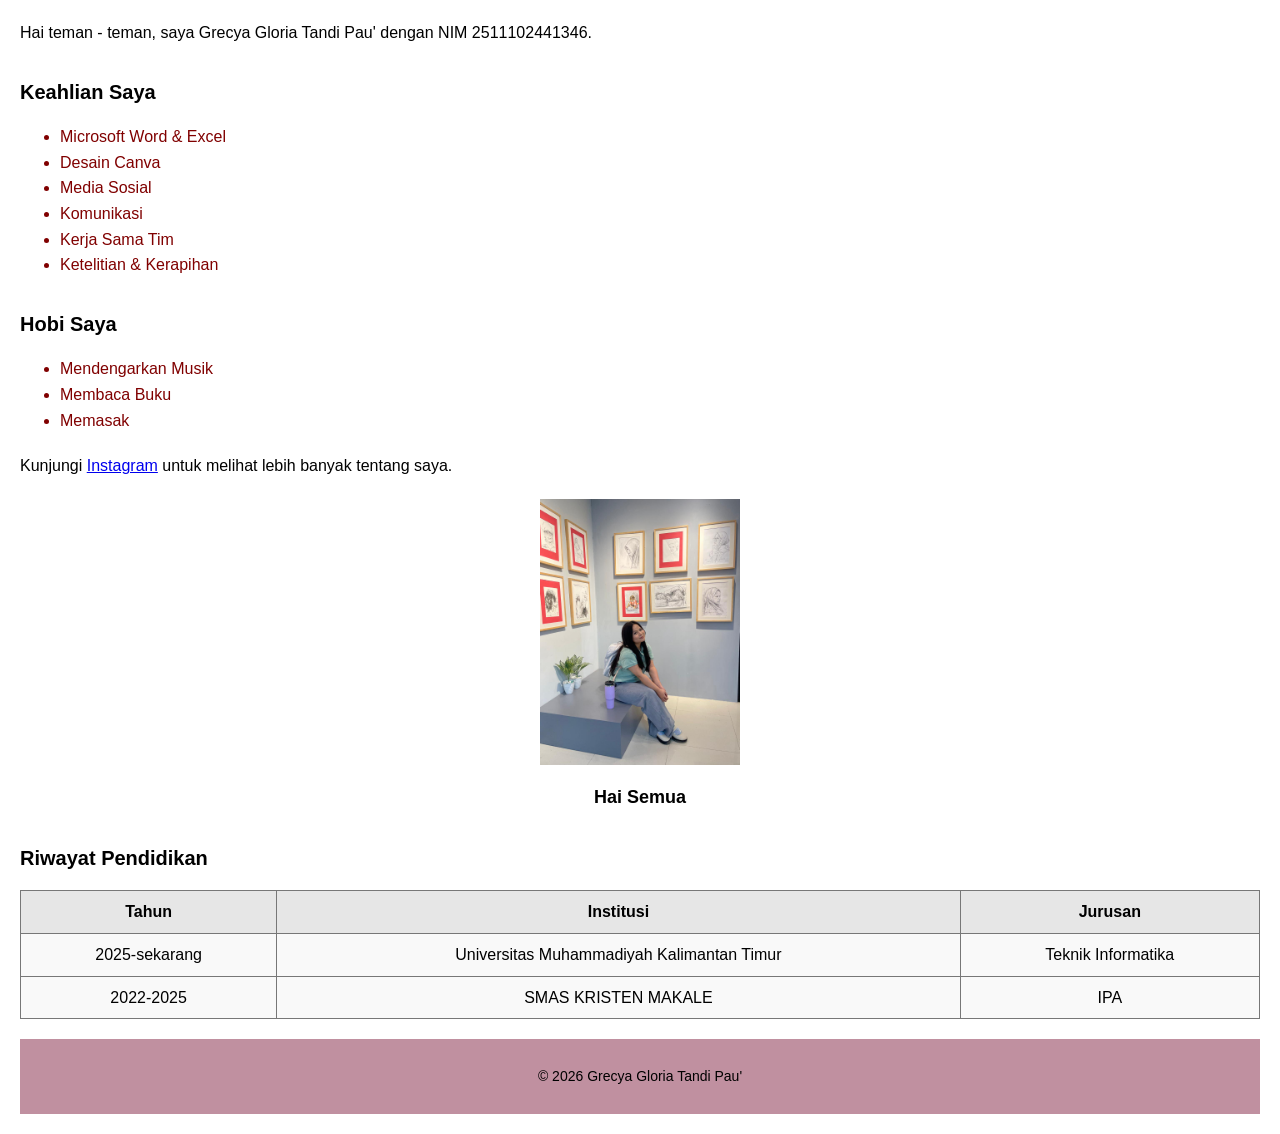
<file: Laporan 2/index.html>
<!DOCTYPE html>
<html lang="id">
<head>
    <meta charset="UTF-8">
    <meta name="viewport" content="width=device-width, initial-scale=1.0">
    <title>BIODATA Grecya Gloria Tandi Pau'</title>
    <!-- Menghubungkan ke file CSS eksternal -->
    <link rel="stylesheet" href="style.css">
</head>
<body>

<!-- Perkenalan Pembuka -->
    <p>Hai teman - teman, saya Grecya Gloria Tandi Pau' dengan NIM 2511102441346.</p>

   <!-- Section Keahlian / Skill  -->
    <section id="keahlian">
        <h2>Keahlian Saya </h2> 
        <ul>
            <li>Microsoft Word & Excel</li>
            <li>Desain Canva</li>
            <li>Media Sosial</li>
            <li>Komunikasi</li>
            <li>Kerja Sama Tim</li>
            <li>Ketelitian & Kerapihan</li>
        </ul>
    </section>

    <!-- Section Hobi -->
    <section id="hobi">
        <h2>Hobi Saya</h2>
        <ul>
            <li>Mendengarkan Musik</li>
            <li>Membaca Buku</li>
            <li>Memasak</li>
        </ul>
    </section>

    <!-- Tautan Instagram & Gambar/Foto -->
    <section id="sosmed-foto">
        <p>Kunjungi <a href="https://www.instagram.com/ly.tndipau?stkn=MTlhYWZteno0ejR6ZQ%3D%3D&utm_source=qr" target="_blank">Instagram</a> untuk melihat lebih banyak tentang saya.</p>
        
        <div class="foto-container">
            <!-- Ganti foto.jpg dengan nama file foto kamu -->
            <img src="anak cantik ibu dan bapak.jpeg" alt="foto" class="foto-profil" style="width: 200px;">
            <p class="caption-foto">Hai Semua</p>
        </div>
    </section>

    <!-- Section Riwayat Pendidikan -->
    <section id="pendidikan">
        <h2>Riwayat Pendidikan</h2>
        
        <table border="1" cellspacing="0" cellpadding="8">
            <thead>
                <tr>
                    <th>Tahun</th>
                    <th>Institusi</th>
                    <th>Jurusan</th>
                </tr>
            </thead>
            <tbody>
                <tr>
                    <td>2025-sekarang</td>
                    <td>Universitas Muhammadiyah Kalimantan Timur</td>
                    <td>Teknik Informatika</td>
                </tr>
                <tr>
                    <td>2022-2025</td>
                    <td>SMAS KRISTEN MAKALE</td>
                    <td>IPA</td>
                </tr>
            </tbody>
        </table>
    </section>

    <!-- Footer / Hak Cipta -->
    <footer>
        <p>&copy; 2026 Grecya Gloria Tandi Pau'</p>
    </footer>

</body>
</html>
</file>
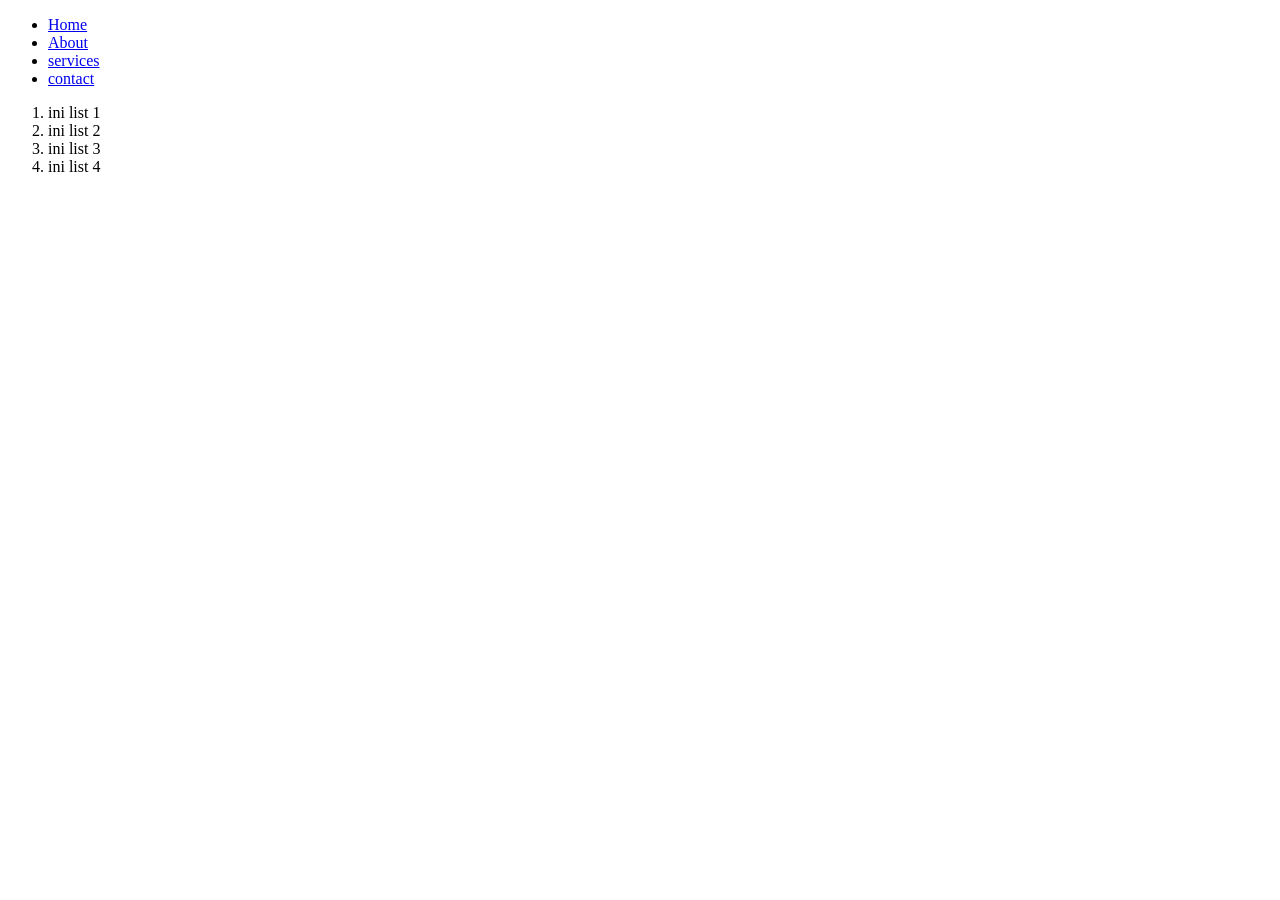
<file: pertemuan 3/index.html>
<!DOCTYPE html>
<html lang="en">
<head>
    <meta charset="UTF-8">
    <meta name="viewport" content="width=device-width, initial-scale=1.0">
    <title>Document</title>
</head>
<body>

   <ul>
    <li><a href="index.html">Home</a></li>
    <li><a href="about.html">About</a></li>
    <li><a href="services.html">services</a></li>
    <li><a href="contact.html">contact</a></li>
   </ul> 
    
   <ol>
    <li>ini list 1</li>
    <li>ini list 2</li>
    <li>ini list 3</li>
    <li>ini list 4</li>
   </ol>
</body>
</html>
</file>
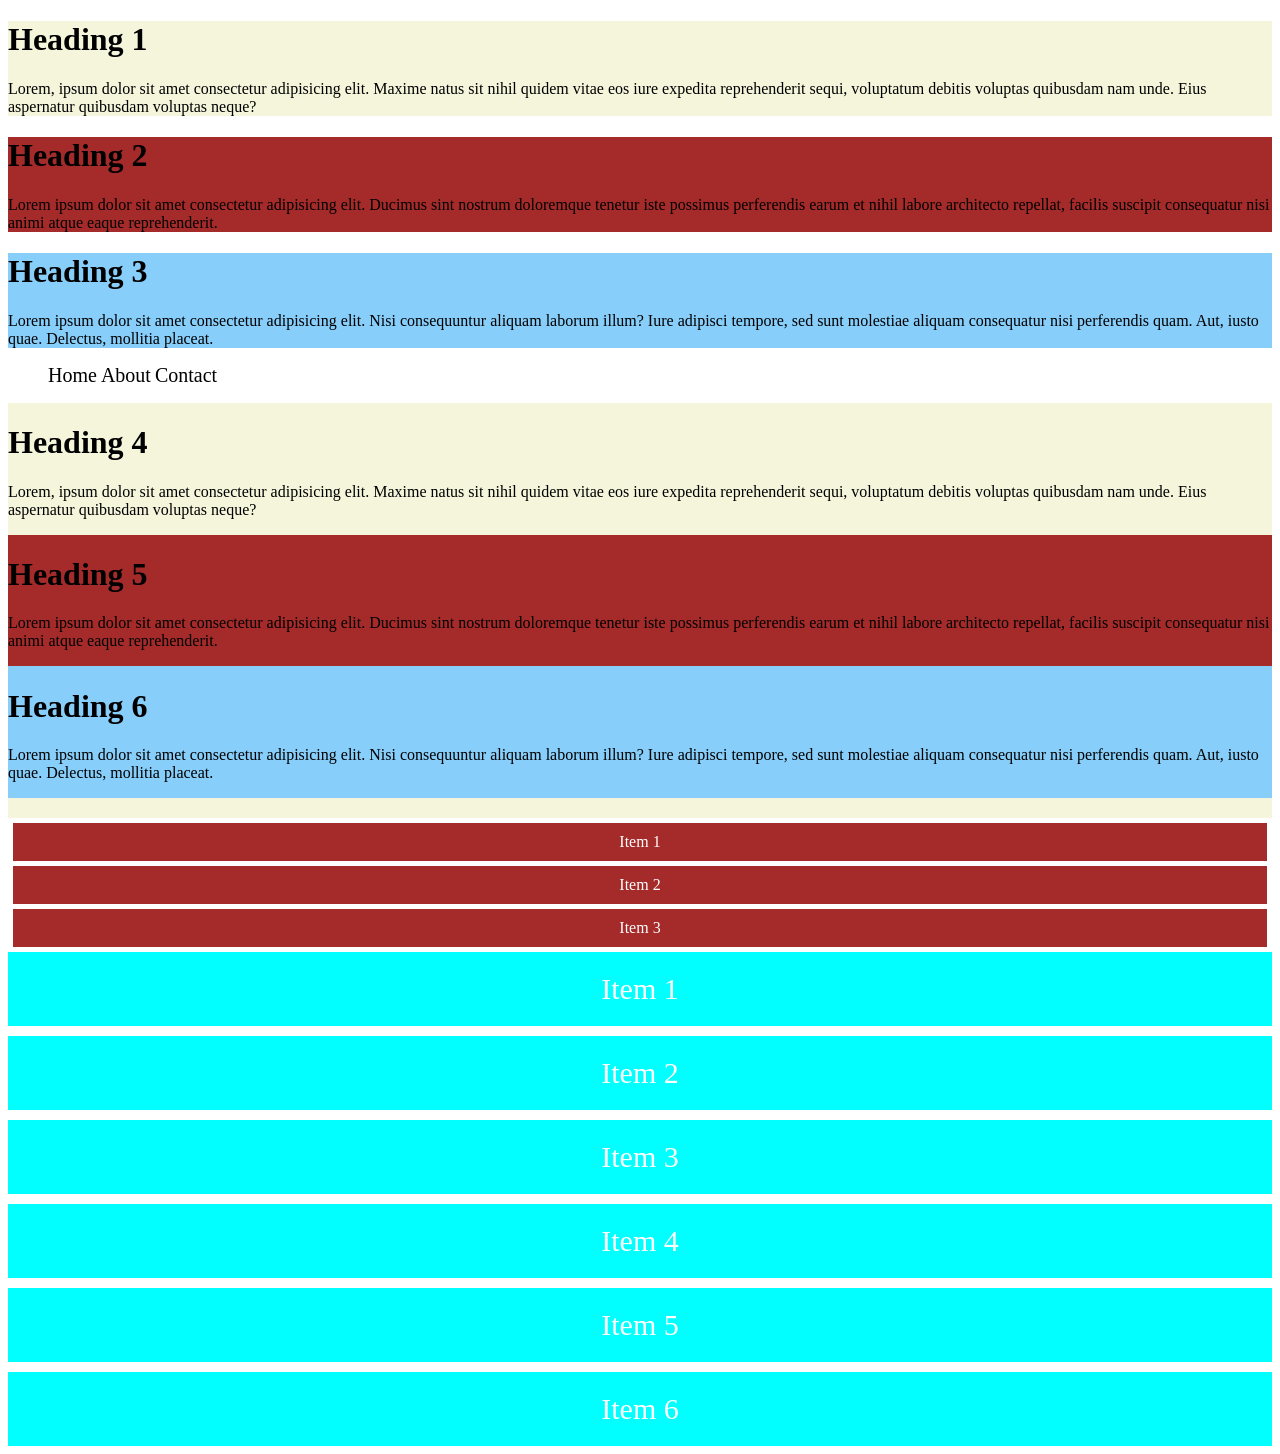
<file: Praktikum 4/index.html>
<!doctype html>
<html lang="en">
  <link rel="stylesheet" href="style.css" />
  <head>
    <meta charset="UTF-8" />
    <meta name="viewport" content="width=device-width, initial-scale=1.0" />
    <title>Document</title>
  </head>
  <body>
    <!-- inline block-->
    <div class="box-1">
      <h1>Heading 1</h1>
      <p>
        Lorem, ipsum dolor sit amet consectetur adipisicing elit. Maxime natus
        sit nihil quidem vitae eos iure expedita reprehenderit sequi, voluptatum
        debitis voluptas quibusdam nam unde. Eius aspernatur quibusdam voluptas
        neque?
      </p>
    </div>

    <div class="box-2">
      <h1>Heading 2</h1>
      <p>
        Lorem ipsum dolor sit amet consectetur adipisicing elit. Ducimus sint
        nostrum doloremque tenetur iste possimus perferendis earum et nihil
        labore architecto repellat, facilis suscipit consequatur nisi animi
        atque eaque reprehenderit.
      </p>
    </div>

    <div class="box-3">
      <h1>Heading 3</h1>
      <p>
        Lorem ipsum dolor sit amet consectetur adipisicing elit. Nisi
        consequuntur aliquam laborum illum? Iure adipisci tempore, sed sunt
        molestiae aliquam consequatur nisi perferendis quam. Aut, iusto quae.
        Delectus, mollitia placeat.
      </p>
    </div>

    <!-- inline -->
    <nav>
      <ul>
        <li>Home</li>
        <li>About</li>
        <li>Contact</li>
      </ul>
    </nav>

    <!-- display inline-block-->

    <div class="box-4">
      <h1>Heading 4</h1>
      <p>
        Lorem, ipsum dolor sit amet consectetur adipisicing elit. Maxime natus
        sit nihil quidem vitae eos iure expedita reprehenderit sequi, voluptatum
        debitis voluptas quibusdam nam unde. Eius aspernatur quibusdam voluptas
        neque?
      </p>
    </div>

    <div class="box-5">
      <h1>Heading 5</h1>
      <p>
        Lorem ipsum dolor sit amet consectetur adipisicing elit. Ducimus sint
        nostrum doloremque tenetur iste possimus perferendis earum et nihil
        labore architecto repellat, facilis suscipit consequatur nisi animi
        atque eaque reprehenderit.
      </p>
    </div>

    <div class="box-6">
      <h1>Heading 6</h1>
      <p>
        Lorem ipsum dolor sit amet consectetur adipisicing elit. Nisi
        consequuntur aliquam laborum illum? Iure adipisci tempore, sed sunt
        molestiae aliquam consequatur nisi perferendis quam. Aut, iusto quae.
        Delectus, mollitia placeat.
      </p>
    </div>

    <!-- display flex-->
    
        <div class="container"></div>
            <div class="flex-item">Item 1</div>
            <div class="flex-item">Item 2</div>
            <div class="flex-item">Item 3</div>
        </div>

    <!-- display grid-->
    <div class="grid-container">
      <div class="grid-item">Item 1</div>
      <div class="grid-item">Item 2</div>
      <div class="grid-item">Item 3</div>
      <div class="grid-item">Item 4</div>
      <div class="grid-item">Item 5</div>
      <div class="grid-item">Item 6</div>
    </div>
  </body>
</html>
</file>
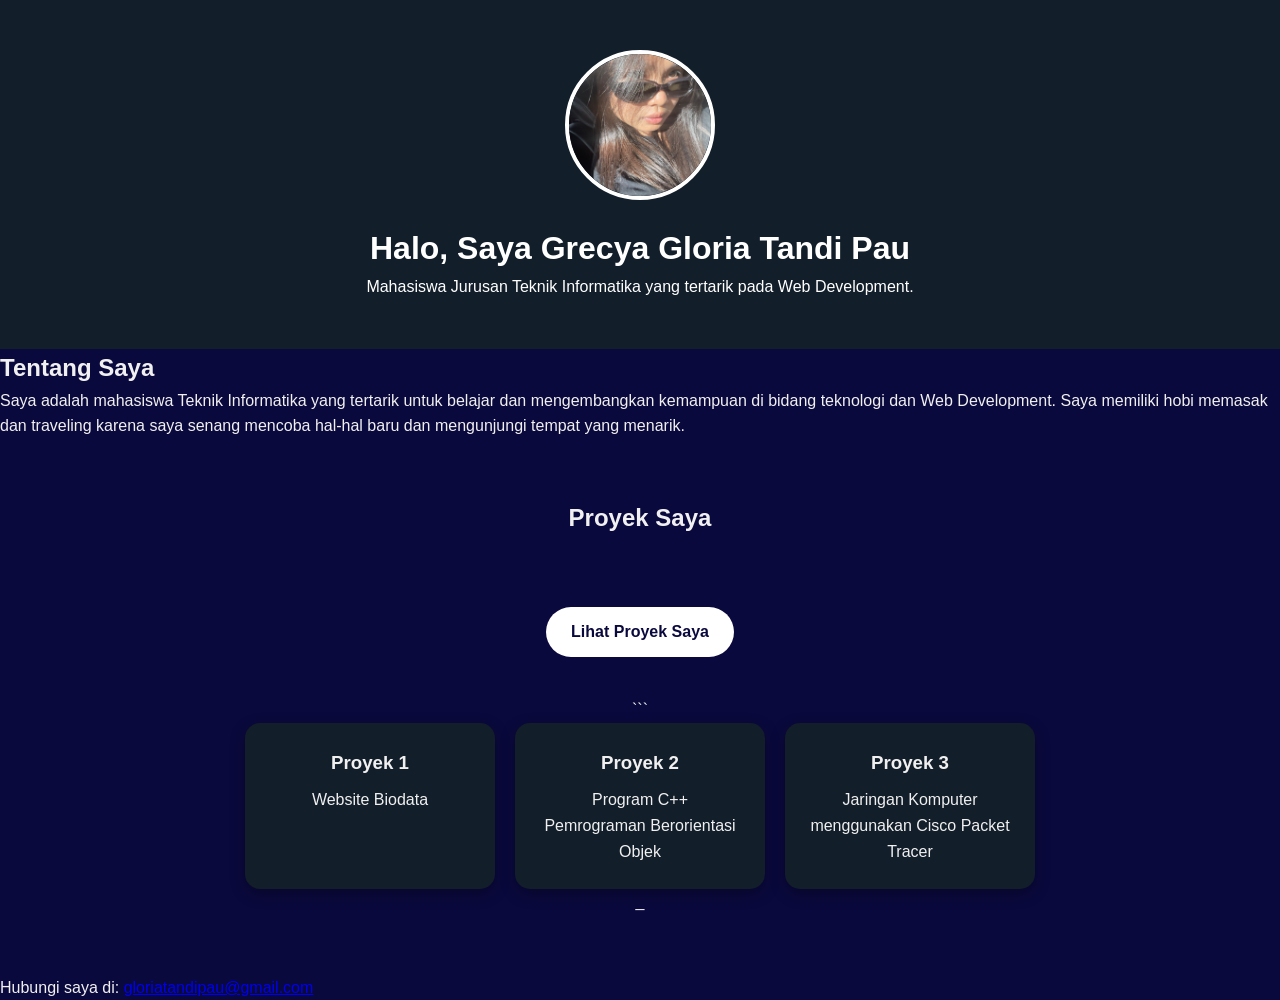
<file: Praktikum 5/index.html>
<!DOCTYPE html>
<html lang="id">
<head>
    <meta charset="UTF-8">
    <meta name="viewport" content="width=device-width, initial-scale=1.0">
    <title>Web Profil - [Grecya Gloria Tandi Pau']</title>
    <link rel="stylesheet" href="style.css">
</head>

<body>

    <!-- Bagian Hero/Header -->
<header class="hero">
    <img src="fotoku.jpeg" alt="Foto Profil" class="profile-img">
    <h1>Halo, Saya Grecya Gloria Tandi Pau</h1>
    <p>Mahasiswa Jurusan Teknik Informatika yang tertarik pada Web Development.</p>
</header>

<!-- Bagian Tentang Saya -->
<section class="about">
    <h2>Tentang Saya</h2>
    <p>
        Saya adalah mahasiswa Teknik Informatika yang tertarik untuk belajar
        dan mengembangkan kemampuan di bidang teknologi dan Web Development.
        Saya memiliki hobi memasak dan traveling karena saya senang mencoba
        hal-hal baru dan mengunjungi tempat yang menarik.
    </p>
</section>

</section>

<!-- Bagian Portfolio (Tantangan Flexbox/Grid) -->
<section class="portfolio">
    <h2>Proyek Saya</h2>


<section class="project-link">
    <a href="#portfolio">Lihat Proyek Saya</a>
</section>

<!-- Bagian Portfolio -->


```
<div class="portfolio-container">
    <div class="card">
        <h3>Proyek 1</h3>
        <p>Website Biodata</p>
    </div>

    <div class="card">
        <h3>Proyek 2</h3>
        <p>Program C++ Pemrograman Berorientasi Objek</p>
    </div>

    <div class="card">
        <h3>Proyek 3</h3>
        <p>Jaringan Komputer menggunakan Cisco Packet Tracer</p>
    </div>
</div>
_

</section>


<!-- Footer -->
<footer>
    <p>Hubungi saya di: <a href="#">gloriatandipau@gmail.com</a></p>
</footer>

</body>
</file>
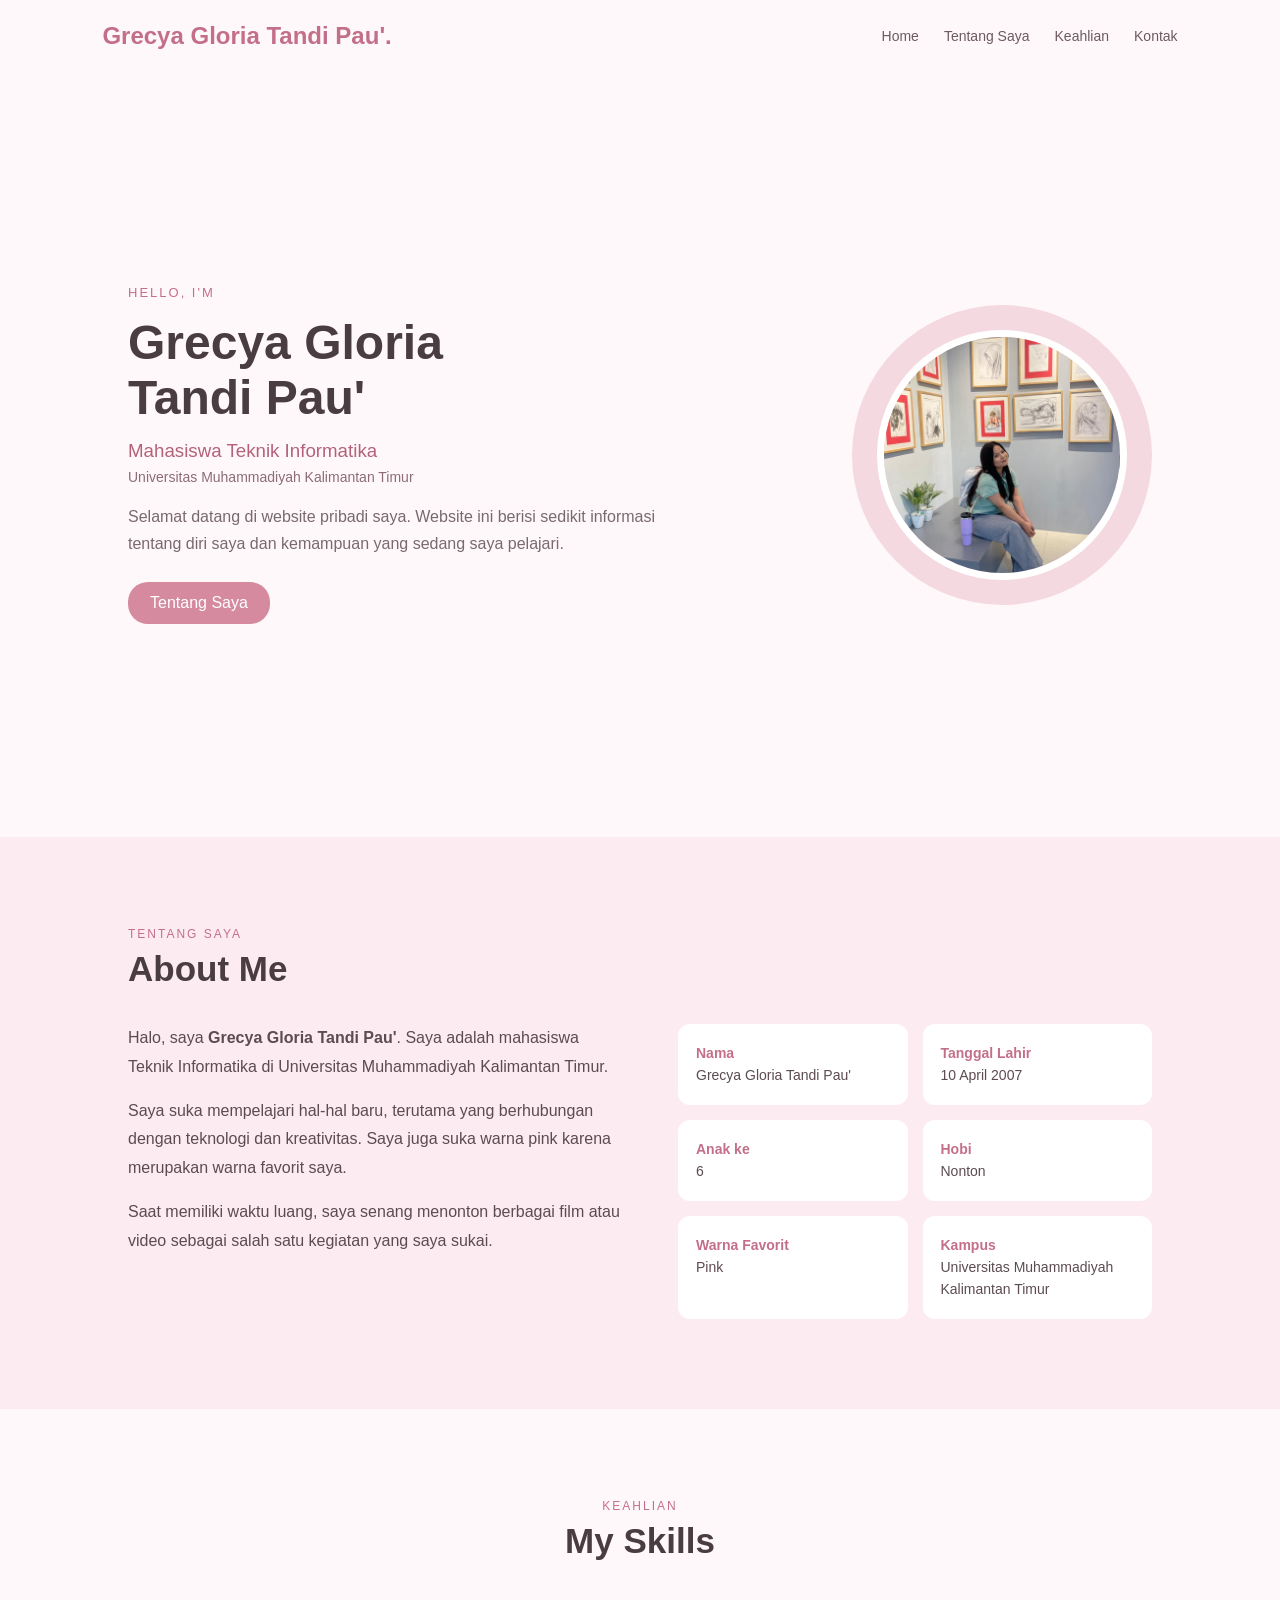
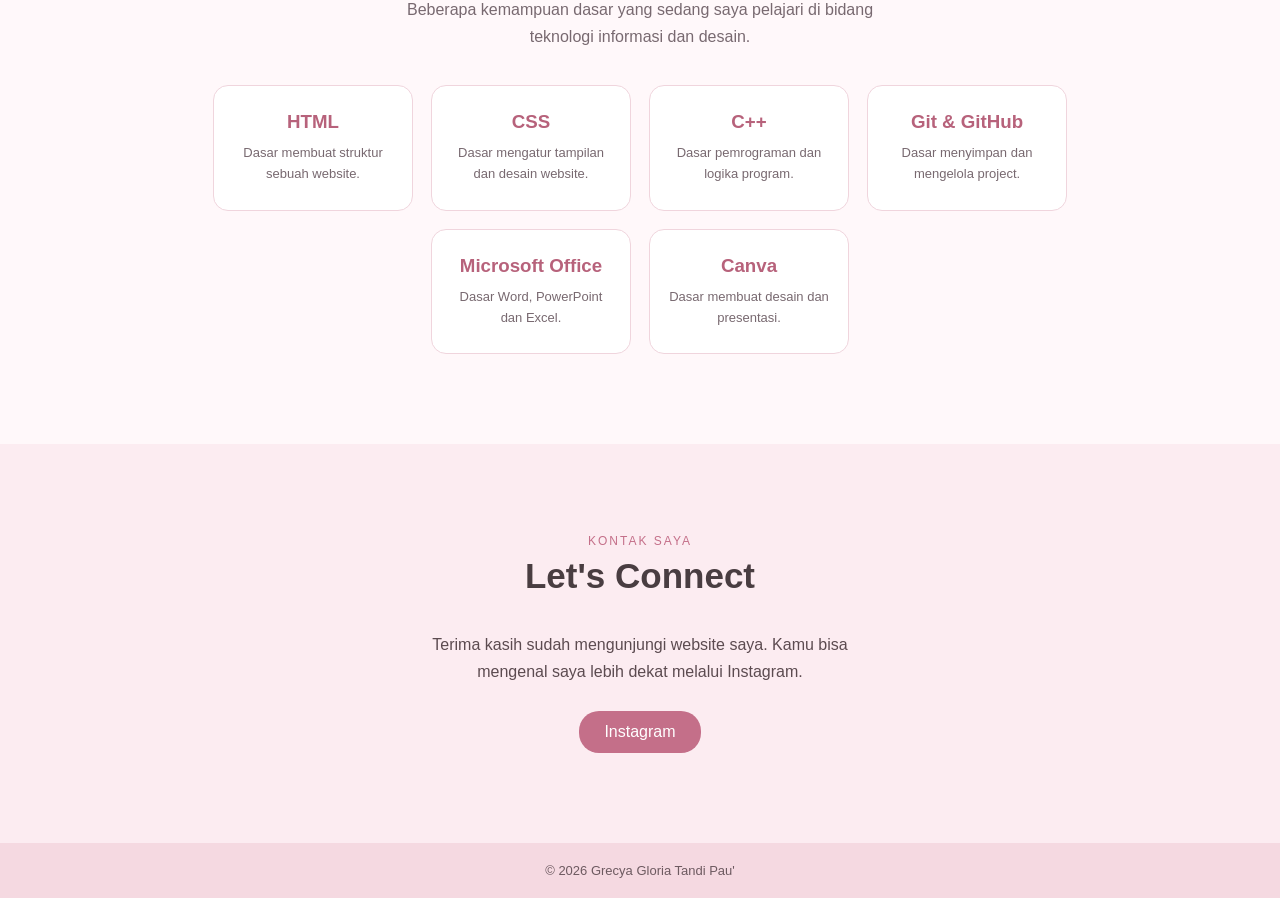
<file: Laporan 2/Perbaikan Laporan 2/index.html>
<!DOCTYPE html>
<html lang="id">

<head>
    <meta charset="UTF-8">
    <meta name="viewport" content="width=device-width, initial-scale=1.0">

    <title>Grecya Gloria Tandi Pau'</title>

    <link rel="stylesheet" href="style.css">
</head>

<body>

    <!-- HEADER -->
    <header>

        <h2>Grecya Gloria Tandi Pau'.</h2>

        <nav>
            <a href="#home">Home</a>
            <a href="#about">Tentang Saya</a>
            <a href="#skills">Keahlian</a>
            <a href="#contact">Kontak</a>
        </nav>

    </header>


    <!-- HOME -->
    <section id="home" class="home">

        <div class="home-text">

            <p class="hello">HELLO, I'M</p>

            <h1>
                Grecya Gloria<br>
                Tandi Pau'
            </h1>

            <h3>
                Mahasiswa Teknik Informatika
            </h3>

            <p class="campus">
                Universitas Muhammadiyah Kalimantan Timur
            </p>

            <p class="description">
                Selamat datang di website pribadi saya.
                Website ini berisi sedikit informasi tentang
                diri saya dan kemampuan yang sedang saya pelajari.
            </p>

            <a href="#about" class="button">
                Tentang Saya
            </a>

        </div>


        <div class="photo">

            <!-- GANTI FOTO.JPG DENGAN NAMA FOTO KAMU -->
            <img src="anak cantik ibu dan bapak.jpeg" alt="Foto Grecya">

        </div>

    </section>


    <!-- TENTANG SAYA -->
    <section id="about" class="about">

        <p class="title">TENTANG SAYA</p>

        <h2>About Me</h2>

        <div class="about-box">

            <div class="about-text">

                <p>
                    Halo, saya <b>Grecya Gloria Tandi Pau'</b>.
                    Saya adalah mahasiswa Teknik Informatika
                    di Universitas Muhammadiyah Kalimantan Timur.
                </p>

                <p>
                    Saya suka mempelajari hal-hal baru,
                    terutama yang berhubungan dengan teknologi
                    dan kreativitas. Saya juga suka warna pink
                    karena merupakan warna favorit saya.
                </p>

                <p>
                    Saat memiliki waktu luang, saya senang
                    menonton berbagai film atau video sebagai
                    salah satu kegiatan yang saya sukai.
                </p>

            </div>


            <div class="biodata">

                <p>
                    <b>Nama</b><br>
                    Grecya Gloria Tandi Pau'
                </p>

                <p>
                    <b>Tanggal Lahir</b><br>
                    10 April 2007
                </p>

                <p>
                    <b>Anak ke</b><br>
                    6
                </p>

                <p>
                    <b>Hobi</b><br>
                    Nonton
                </p>

                <p>
                    <b>Warna Favorit</b><br>
                    Pink
                </p>

                <p>
                    <b>Kampus</b><br>
                    Universitas Muhammadiyah Kalimantan Timur
                </p>

            </div>

        </div>

    </section>


    <!-- KEAHLIAN -->
    <section id="skills" class="skills">

        <p class="title">KEAHLIAN</p>

        <h2>My Skills</h2>

        <p class="skill-description">
            Beberapa kemampuan dasar yang sedang saya pelajari
            di bidang teknologi informasi dan desain.
        </p>


        <div class="skill-container">

            <!-- HTML -->
            <div class="skill-box">

                <h3>HTML</h3>

                <p>
                    Dasar membuat struktur sebuah website.
                </p>

            </div>


            <!-- CSS -->
            <div class="skill-box">

                <h3>CSS</h3>

                <p>
                    Dasar mengatur tampilan dan desain website.
                </p>

            </div>


            <!-- C++ -->
            <div class="skill-box">

                <h3>C++</h3>

                <p>
                    Dasar pemrograman dan logika program.
                </p>

            </div>


            <!-- GIT -->
            <div class="skill-box">

                <h3>Git & GitHub</h3>

                <p>
                    Dasar menyimpan dan mengelola project.
                </p>

            </div>


            <!-- MICROSOFT OFFICE -->
            <div class="skill-box">

                <h3>Microsoft Office</h3>

                <p>
                    Dasar Word, PowerPoint dan Excel.
                </p>

            </div>


            <!-- CANVA -->
            <div class="skill-box">

                <h3>Canva</h3>

                <p>
                    Dasar membuat desain dan presentasi.
                </p>

            </div>

        </div>

    </section>


    <!-- KONTAK -->
    <section id="contact" class="contact">

        <p class="title">KONTAK SAYA</p>

        <h2>Let's Connect</h2>

        <p>
            Terima kasih sudah mengunjungi website saya.
            Kamu bisa mengenal saya lebih dekat melalui
            Instagram.
        </p>

        <a
            href="https://www.instagram.com/ly.tndipau?stkn=MTlhYWZteno0ejR6ZQ%3D%3D&utm_source=qr"
            target="_blank"
            class="instagram">

            Instagram

        </a>

    </section>


    <!-- FOOTER -->
    <footer>

        <p>
            © 2026 Grecya Gloria Tandi Pau'
        </p>

    </footer>

</body>

</html>
</file>
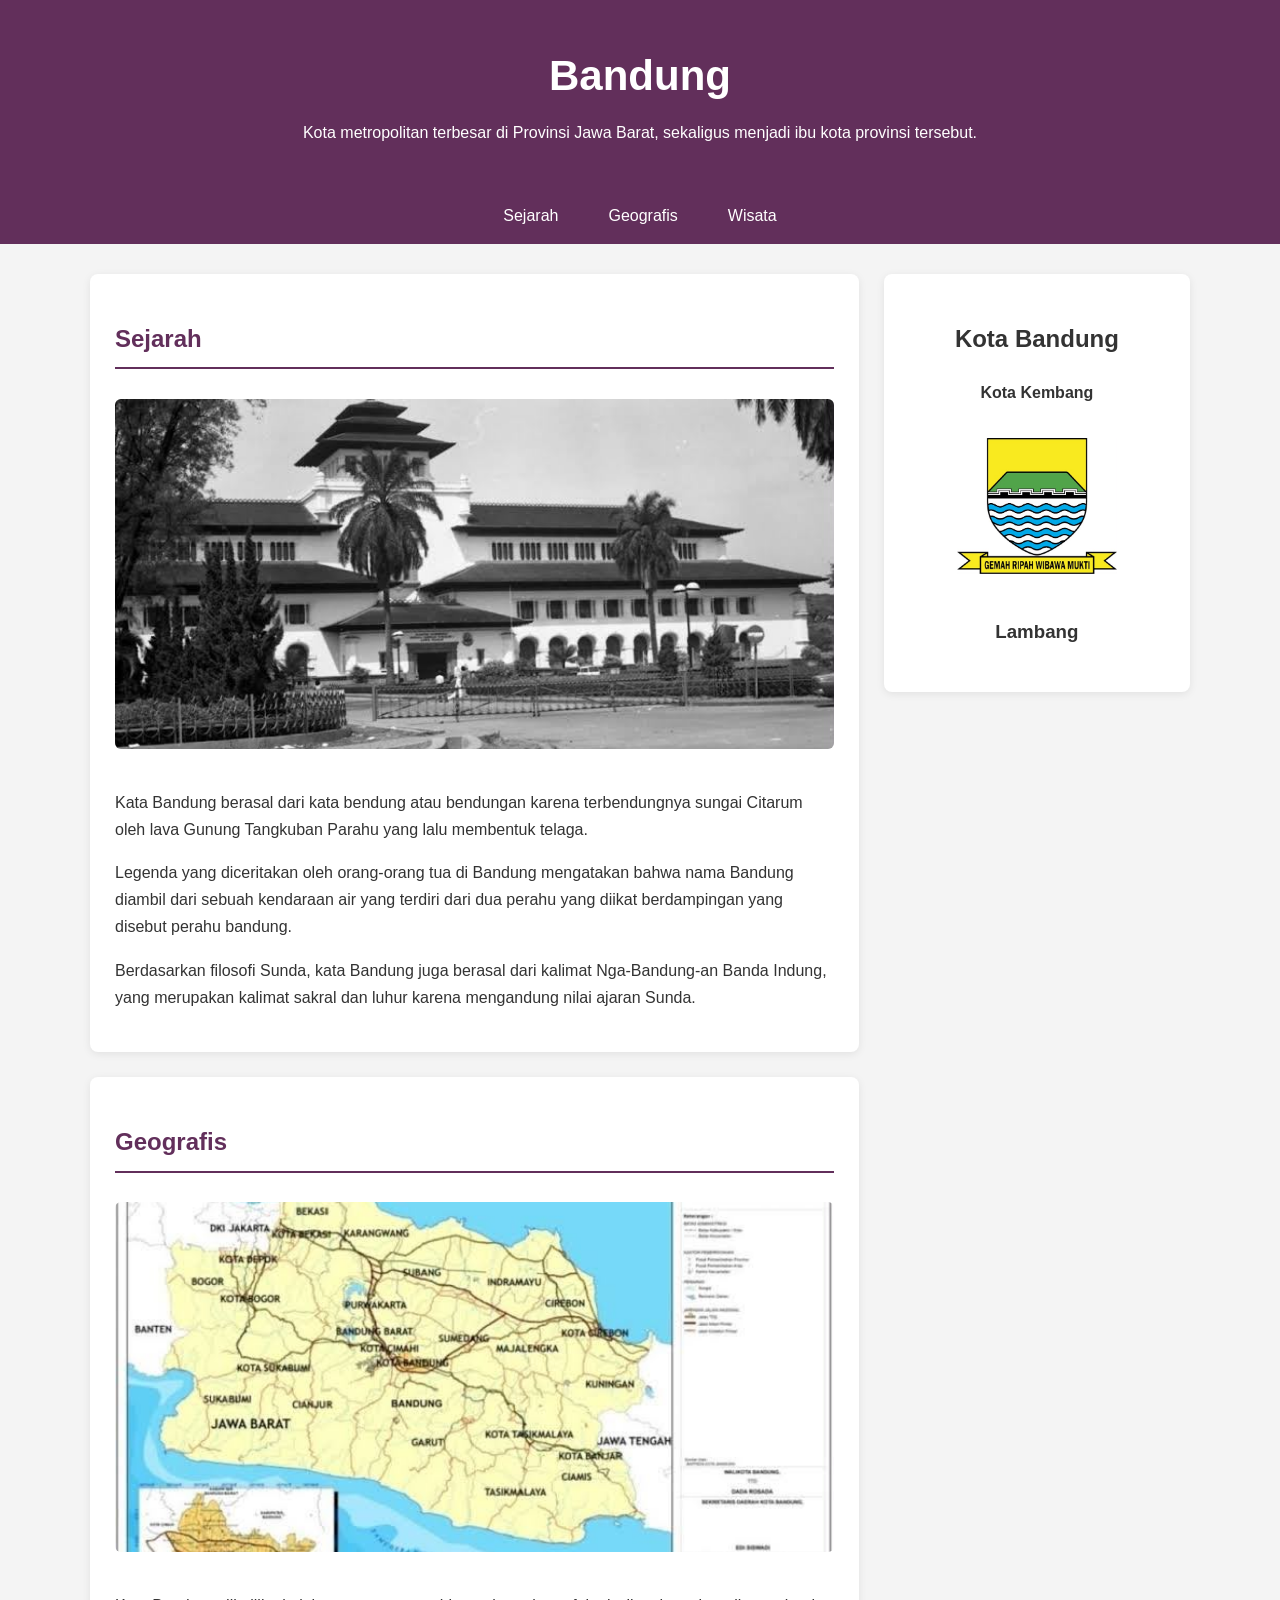
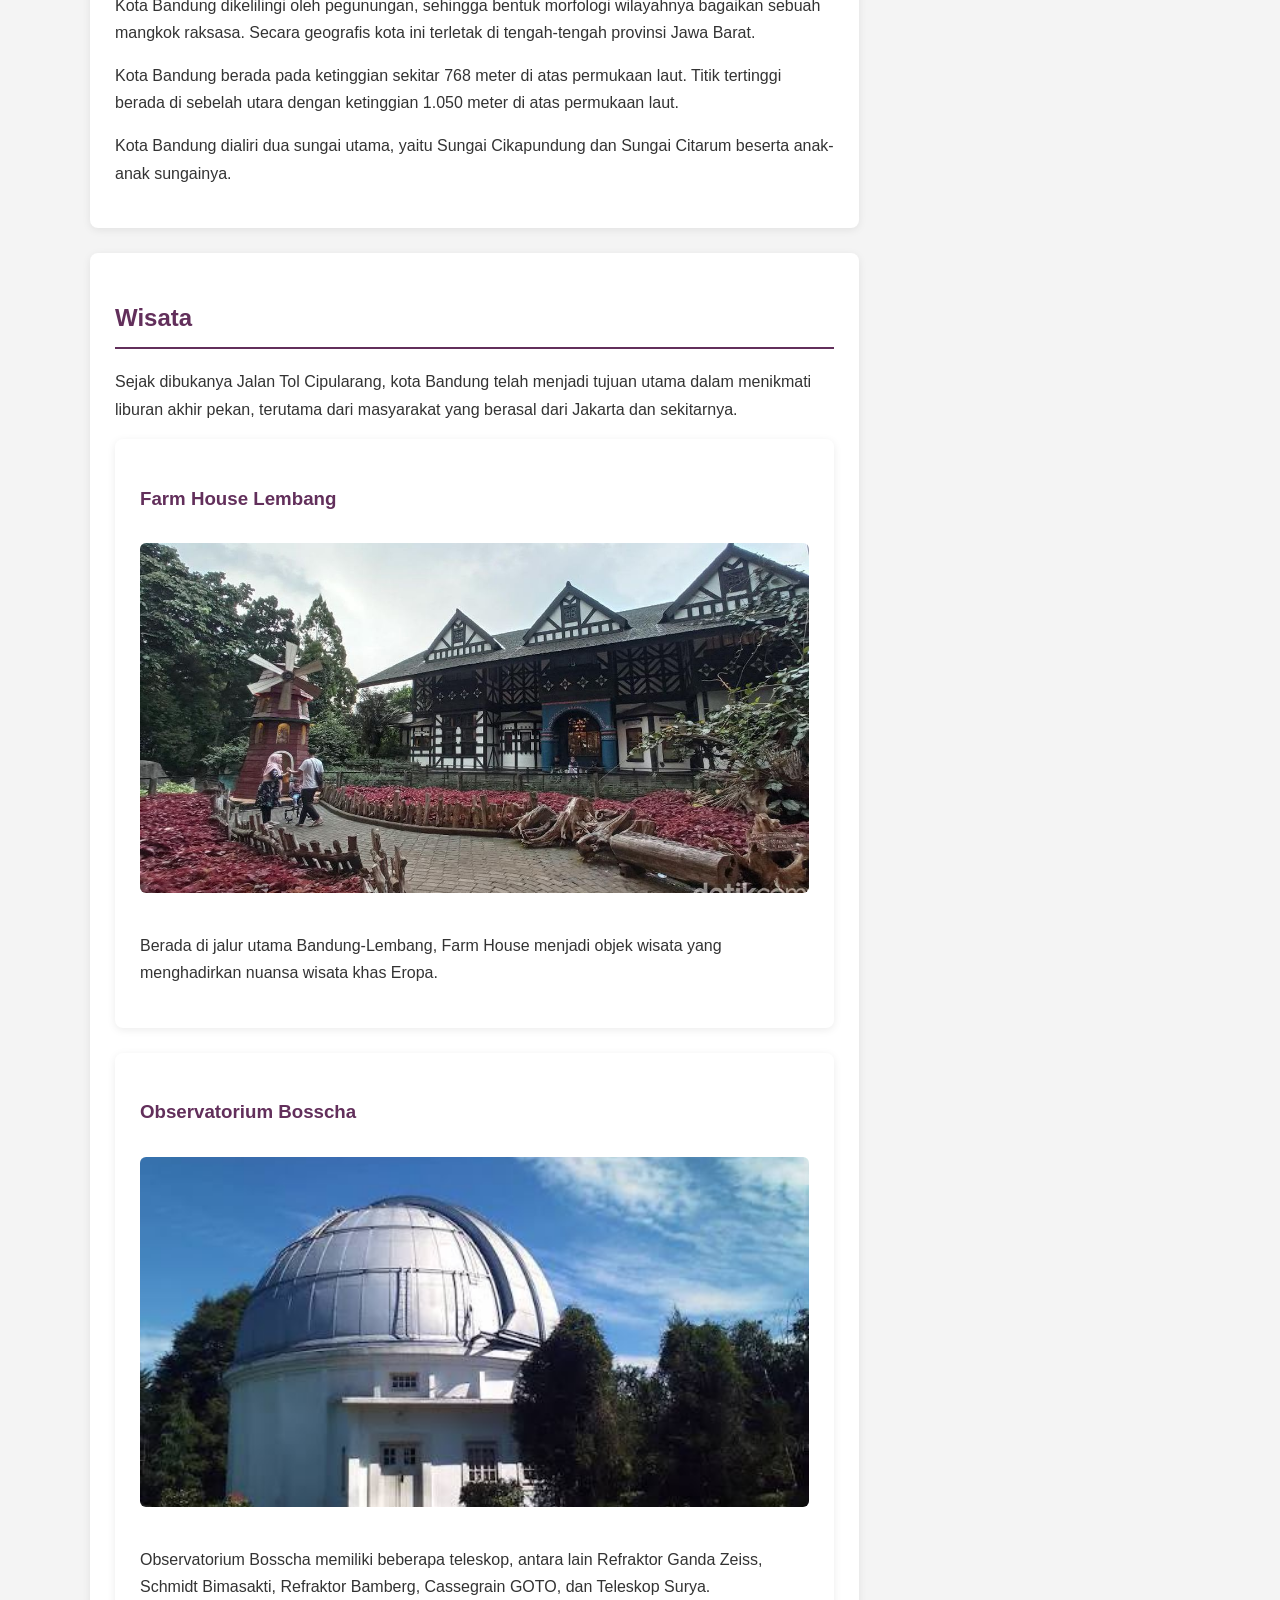
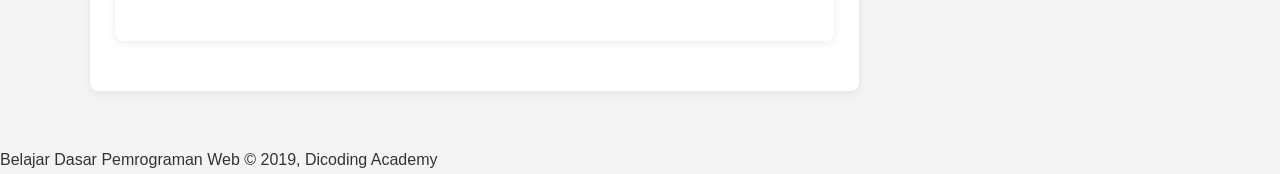
<file: pertemuan 3/semantic_html/index.html>
<!DOCTYPE html>
<html lang="id">

<head>
    <meta charset="UTF-8">
    <meta name="viewport" content="width=device-width, initial-scale=1.0">
    <title>Halaman Profil Bandung</title>

    <link rel="stylesheet" href="style.css">
</head>

<body>

    <header>
        <div class="container">
            <h1>Bandung</h1>
            <p>
                Kota metropolitan terbesar di Provinsi Jawa Barat,
                sekaligus menjadi ibu kota provinsi tersebut.
            </p>
        </div>
    </header>

    <nav>
        <div class="container">
            <ul>
                <li><a href="#sejarah">Sejarah</a></li>
                <li><a href="#geografis">Geografis</a></li>
                <li><a href="#wisata">Wisata</a></li>
            </ul>
        </div>
    </nav>

    <main class="container">

        <div class="content">

            <article id="sejarah">
                <h2>Sejarah</h2>

                <img src="1.jpeg" alt="Sejarah Kota Bandung">

                <p>
                    Kata Bandung berasal dari kata bendung atau bendungan karena
                    terbendungnya sungai Citarum oleh lava Gunung Tangkuban Parahu
                    yang lalu membentuk telaga.
                </p>

                <p>
                    Legenda yang diceritakan oleh orang-orang tua di Bandung
                    mengatakan bahwa nama Bandung diambil dari sebuah kendaraan
                    air yang terdiri dari dua perahu yang diikat berdampingan
                    yang disebut perahu bandung.
                </p>

                <p>
                    Berdasarkan filosofi Sunda, kata Bandung juga berasal dari
                    kalimat Nga-Bandung-an Banda Indung, yang merupakan kalimat
                    sakral dan luhur karena mengandung nilai ajaran Sunda.
                </p>
            </article>

            <article id="geografis">
                <h2>Geografis</h2>

                <img src="2.jpeg" alt="Geografis Kota Bandung">

                <p>
                    Kota Bandung dikelilingi oleh pegunungan, sehingga bentuk
                    morfologi wilayahnya bagaikan sebuah mangkok raksasa.
                    Secara geografis kota ini terletak di tengah-tengah
                    provinsi Jawa Barat.
                </p>

                <p>
                    Kota Bandung berada pada ketinggian sekitar 768 meter
                    di atas permukaan laut. Titik tertinggi berada di sebelah
                    utara dengan ketinggian 1.050 meter di atas permukaan laut.
                </p>

                <p>
                    Kota Bandung dialiri dua sungai utama, yaitu Sungai
                    Cikapundung dan Sungai Citarum beserta anak-anak sungainya.
                </p>
            </article>

            <article id="wisata">
                <h2>Wisata</h2>

                <p>
                    Sejak dibukanya Jalan Tol Cipularang, kota Bandung telah
                    menjadi tujuan utama dalam menikmati liburan akhir pekan,
                    terutama dari masyarakat yang berasal dari Jakarta
                    dan sekitarnya.
                </p>

                <section>
                    <h3>Farm House Lembang</h3>

                    <img src="3.jpeg" alt="Farm House Lembang">

                    <p>
                        Berada di jalur utama Bandung-Lembang, Farm House
                        menjadi objek wisata yang menghadirkan nuansa wisata
                        khas Eropa.
                    </p>
                </section>

                <section>
                    <h3>Observatorium Bosscha</h3>

                    <img src="4.jpeg" alt="Observatorium Bosscha">

                    <p>
                        Observatorium Bosscha memiliki beberapa teleskop,
                        antara lain Refraktor Ganda Zeiss, Schmidt Bimasakti,
                        Refraktor Bamberg, Cassegrain GOTO, dan Teleskop Surya.
                    </p>
                </section>

            </article>

        </div>

        <aside>
            <h2>Kota Bandung</h2>

            <p><strong>Kota Kembang</strong></p>
            
            <img src="5.jpeg" alt="Lambang Kota Bandung">

            <h3>Lambang</h3>
        </aside>

    </main>

    <footer>
        <p>
            Belajar Dasar Pemrograman Web &#169; 2019, Dicoding Academy
        </p>
    </footer>

</body>
</html>
</file>
<file: Laporan 2/style.css>
/* Styling Umum Halaman */
body {
    font-family: Arial, sans-serif;
    margin: 20px;
    line-height: 1.6;
}

/* Styling Daftar Keahlian */
ul {
    margin-bottom: 20px;
    color: maroon;
}

/* Styling Bagian Foto & Tautan */
.foto-container {
    text-align: center;
    margin: 20px 0;
}

.foto-profil {
    max-width: 200px;
    height: auto;
}

.caption-foto {
    font-size: 18px;
    font-weight: bold;
    margin-top: 10px;
}

/* Styling Judul Section */
h2 {
    font-size: 20px;
    font-weight: bold;
    margin-top: 30px;
}

/* Styling Tabel Riwayat Pendidikan */
table {
    width: 100%;
    border-collapse: collapse;
    margin-top: 10px;
    background-color: #f9f9f9;
}

th, td {
    border: 1px solid #777;
    padding: 8px 12px;
    text-align: center;
}

th {
    background-color: #e6e6e6;
    font-weight: bold;
}

/* Styling Footer */
footer {
    text-align: center;
    background-color: #c090a0; /* Warna pink/dusk sesuai gambar */
    color: #000;
    padding: 12px;
    margin-top: 20px;
    font-size: 14px;
}
</file>
<file: Praktikum 4/style.css>
/* display box */

.box-1{
    background: beige;
    display: block;
}

.box-2{
    background: brown; 
    display: block;
}

.box-3{
    background: lightskyblue;
    display: block;
}


/* display inline*/
nav ul li{
    font-size: 20px;
    display: inline;

}

/* display inline block */
.box-4{
    background: beige;
    display: inline-block;
}

.box-5{
    background: brown; 
    display: inline-block;
}   

.box-6{
    background: lightskyblue;
    display: inline-block;
}

/* display flex */
.container{
    display: flex;
    background: beige;
    padding: 10px;
}
.flex-item{
    background-color: brown;
    color: white;
    padding: 10px;
    margin: 5px;
    text-align: center;
    flex: 1;
}

/* display grid */
.grid-container{
    display: grid;
    grid-template-columns: auto;
    gap: 10px;
}

.grid-item{
    background-color: rgb(1, 255, 255);
    color: white;
    padding: 20px;
    font-size: 30px;
    text-align: center;
}
</file>
<file: Praktikum 5/style.css>
@import url('https://fonts.googleapis.com/css2?family=Libre+Baskerville:ital,wght@0,400..700;1,400..700&display=swap');

* {
    margin: 0;
    padding: 0;
    box-sizing: border-box;
    font-family: 'Roboto', sans-serif;
}

body {
    background-color: #0c3d71;
    color: #f5f2f2;
    line-height: 1.6;
}
 
/* Styling Header / Hero */
.hero {
    background-color: #0c334b;
    color: #fff;
    text-align: center;
    padding: 100px 20px;
}

/* Styling no not use empty rulesets */
body {
    background-color: #0a093d;
    color: #f1f0f0;
    line-height: 1.6;
}

/* Styling Header / Hero */
.hero {
    text-align: center;
    padding: 50px 20px;
    background-color: #121e2a;
    color: white;
}

.profile-img {
    width: 150px;
    height: 150px;
    border-radius: 50%;
    object-fit: cover;
    border: 4px solid #fff;
    margin-bottom: 15px;
}
.project-link {
text-align: center;
padding: 40px 20px;
}

.project-link a {
display: inline-block;
padding: 12px 25px;
background-color: #ffffff;
color: #0a093d;
text-decoration: none;
border-radius: 25px;
font-weight: bold;
transition: 0.3s;
}

.project-link a:hover {
background-color: #dbeafe;
transform: scale(1.05);
}

.portfolio {
padding: 60px 20px;
text-align: center;
}

.portfolio h2 {
margin-bottom: 30px;
}

.portfolio-container {
display: flex;
justify-content: center;
gap: 20px;
flex-wrap: wrap;
}

.card {
width: 250px;
padding: 25px;
background-color: #121e2a;
border-radius: 15px;
box-shadow: 0 5px 15px rgba(0, 0, 0, 0.3);
transition: 0.3s;
}

.card:hover {
transform: translateY(-8px);
}

.card h3 {
margin-bottom: 10px;
}
</file>
<file: Laporan 2/Perbaikan Laporan 2/style.css>
* {
    margin: 0;
    padding: 0;
    box-sizing: border-box;
}

html {
    scroll-behavior: smooth;
}

body {
    font-family: Arial, sans-serif;
    background: #fff8fa;
    color: #5c4b50;
}


/* ================= HEADER ================= */

header {
    display: flex;
    justify-content: space-between;
    align-items: center;

    padding: 22px 8%;

    background: #fff8fa;
}

header h2 {
    color: #c46f89;
}

nav {
    display: flex;
    gap: 25px;
}

nav a {
    text-decoration: none;

    color: #6d5a60;

    font-size: 14px;
}

nav a:hover {
    color: #c46f89;
}


/* ================= HOME ================= */

.home {
    min-height: 85vh;

    display: flex;
    align-items: center;
    justify-content: space-between;

    padding: 60px 10%;
}

.home-text {
    max-width: 550px;
}

.hello {
    color: #c46f89;

    font-size: 13px;

    letter-spacing: 2px;

    margin-bottom: 15px;
}

.home h1 {
    font-size: 48px;

    color: #493d41;

    margin-bottom: 15px;
}

.home h3 {
    color: #b4627b;

    font-weight: normal;

    margin-bottom: 7px;
}

.campus {
    color: #8c6c76;

    font-size: 14px;

    margin-bottom: 18px;
}

.description {
    line-height: 1.7;

    color: #786970;

    margin-bottom: 25px;
}

.button {
    display: inline-block;

    background: #d58aa0;

    color: white;

    text-decoration: none;

    padding: 12px 22px;

    border-radius: 20px;
}

.button:hover {
    background: #bd6d86;
}


/* ================= FOTO ================= */

.photo {
    width: 300px;
    height: 300px;

    background: #f5d9e1;

    border-radius: 50%;

    display: flex;

    align-items: center;

    justify-content: center;
}

.photo img {
    width: 250px;
    height: 250px;

    object-fit: cover;

    border-radius: 50%;

    border: 7px solid white;
}


/* ================= SECTION ================= */

section {
    padding: 90px 10%;
}

.title {
    color: #c46f89;

    font-size: 12px;

    letter-spacing: 2px;

    margin-bottom: 8px;
}

section h2 {
    font-size: 35px;

    color: #493d41;

    margin-bottom: 35px;
}


/* ================= ABOUT ================= */

.about {
    background: #fcecf1;
}

.about-box {
    display: flex;

    gap: 50px;
}

.about-text {
    max-width: 500px;
}

.about-text p {
    line-height: 1.8;

    margin-bottom: 15px;
}

.biodata {
    display: grid;

    grid-template-columns: 1fr 1fr;

    gap: 15px;

    flex: 1;
}

.biodata p {
    background: white;

    padding: 18px;

    border-radius: 12px;

    font-size: 14px;

    line-height: 1.6;
}

.biodata b {
    color: #c46f89;
}


/* ================= SKILLS ================= */

.skills {
    text-align: center;
}

.skill-description {
    max-width: 500px;

    margin: 0 auto 35px;

    line-height: 1.7;

    color: #786970;
}

.skill-container {
    display: flex;

    justify-content: center;

    flex-wrap: wrap;

    gap: 18px;
}

.skill-box {
    width: 200px;

    background: white;

    padding: 25px 18px;

    border: 1px solid #f0d5dd;

    border-radius: 15px;
}

.skill-box h3 {
    color: #b7627b;

    margin-bottom: 10px;
}

.skill-box p {
    color: #786970;

    font-size: 13px;

    line-height: 1.6;
}


/* ================= CONTACT ================= */

.contact {
    text-align: center;

    background: #fcecf1;
}

.contact > p:not(.title) {
    max-width: 450px;

    margin: 0 auto 25px;

    line-height: 1.7;
}

.instagram {
    display: inline-block;

    background: #c46f89;

    color: white;

    text-decoration: none;

    padding: 12px 25px;

    border-radius: 20px;
}

.instagram:hover {
    background: #ad5a73;
}


/* ================= FOOTER ================= */

footer {
    text-align: center;

    padding: 20px;

    background: #f5d9e1;

    color: #6d5a60;

    font-size: 13px;
}


/* ================= RESPONSIVE ================= */

@media (max-width: 700px) {

    header {
        flex-direction: column;

        gap: 15px;
    }

    nav {
        gap: 15px;
    }

    .home {
        flex-direction: column-reverse;

        text-align: center;

        gap: 40px;
    }

    .home h1 {
        font-size: 38px;
    }

    .photo {
        width: 250px;
        height: 250px;
    }

    .photo img {
        width: 210px;
        height: 210px;
    }

    .about-box {
        flex-direction: column;
    }

    .biodata {
        width: 100%;
    }

    section {
        padding: 70px 20px;
    }

}
</file>
<file: pertemuan 3/semantic_html/style.css>
* {
    box-sizing: border-box;
}

body {
    margin: 0;
    font-family: Arial, sans-serif;
    background-color: #f4f4f4;
    color: #333;
    line-height: 1.7;
}

.container {
    width: 90%;
    max-width: 1100px;
    margin: auto;
}

/* Header */
header {
    background-color: #622f5b;
    color: white;
    text-align: center;
    padding: 40px 20px;
}

header h1 {
    margin: 0;
    font-size: 42px;
}

header p {
    margin: 8px auto 0;
    max-width: 700px;
}

/* Navigation */
nav {
    background-color: #622f5b;
}

nav ul {
    list-style: none;
    margin: 0;
    padding: 0;
    display: flex;
    justify-content: center;
}

nav li {
    margin: 0;
}

nav a {
    display: block;
    color: white;
    text-decoration: none;
    padding: 15px 25px;
}

nav a:hover {
    background-color: #622f5b;
}

/* Main */
main {
    display: flex;
    gap: 25px;
    padding: 30px 0;
}

.content {
    flex: 3;
}

article,
section,
aside {
    background-color: white;
    padding: 25px;
    margin-bottom: 25px;
    border-radius: 8px;
    box-shadow: 0 2px 8px rgba(0, 0, 0, 0.08);
}

article h2 {
    color: #622f5b;
    border-bottom: 2px solid #622f5b;
    padding-bottom: 8px;
}

section h3 {
    color: #622f5b;
}

article img {
    width: 100%;
    max-height: 350px;
    object-fit: cover;
    border-radius: 6px;
    margin: 10px 0 15px;
}

/* Sidebar */
aside {
    flex: 1;
    height: fit-content;
    text-align: center;
}

aside h2 {
    color: 2f5d62;
}

aside img {
    width: 160px;
    max-width: 100%;
    margin: 15px 0;
}

/* Footer */#
footer {
    background-color: #622f5b;
    color: white;
    text-align: center;
    padding: 20px;
}

footer p {
    margin: 0;
}

/* Tampilan HP */
@media (max-width: 768px) {

    main {
        flex-direction: column;
    }

    nav ul {
        flex-direction: column;
        text-align: center;
    }

    header h1 {
        font-size: 32px;
    }
}
</file>
